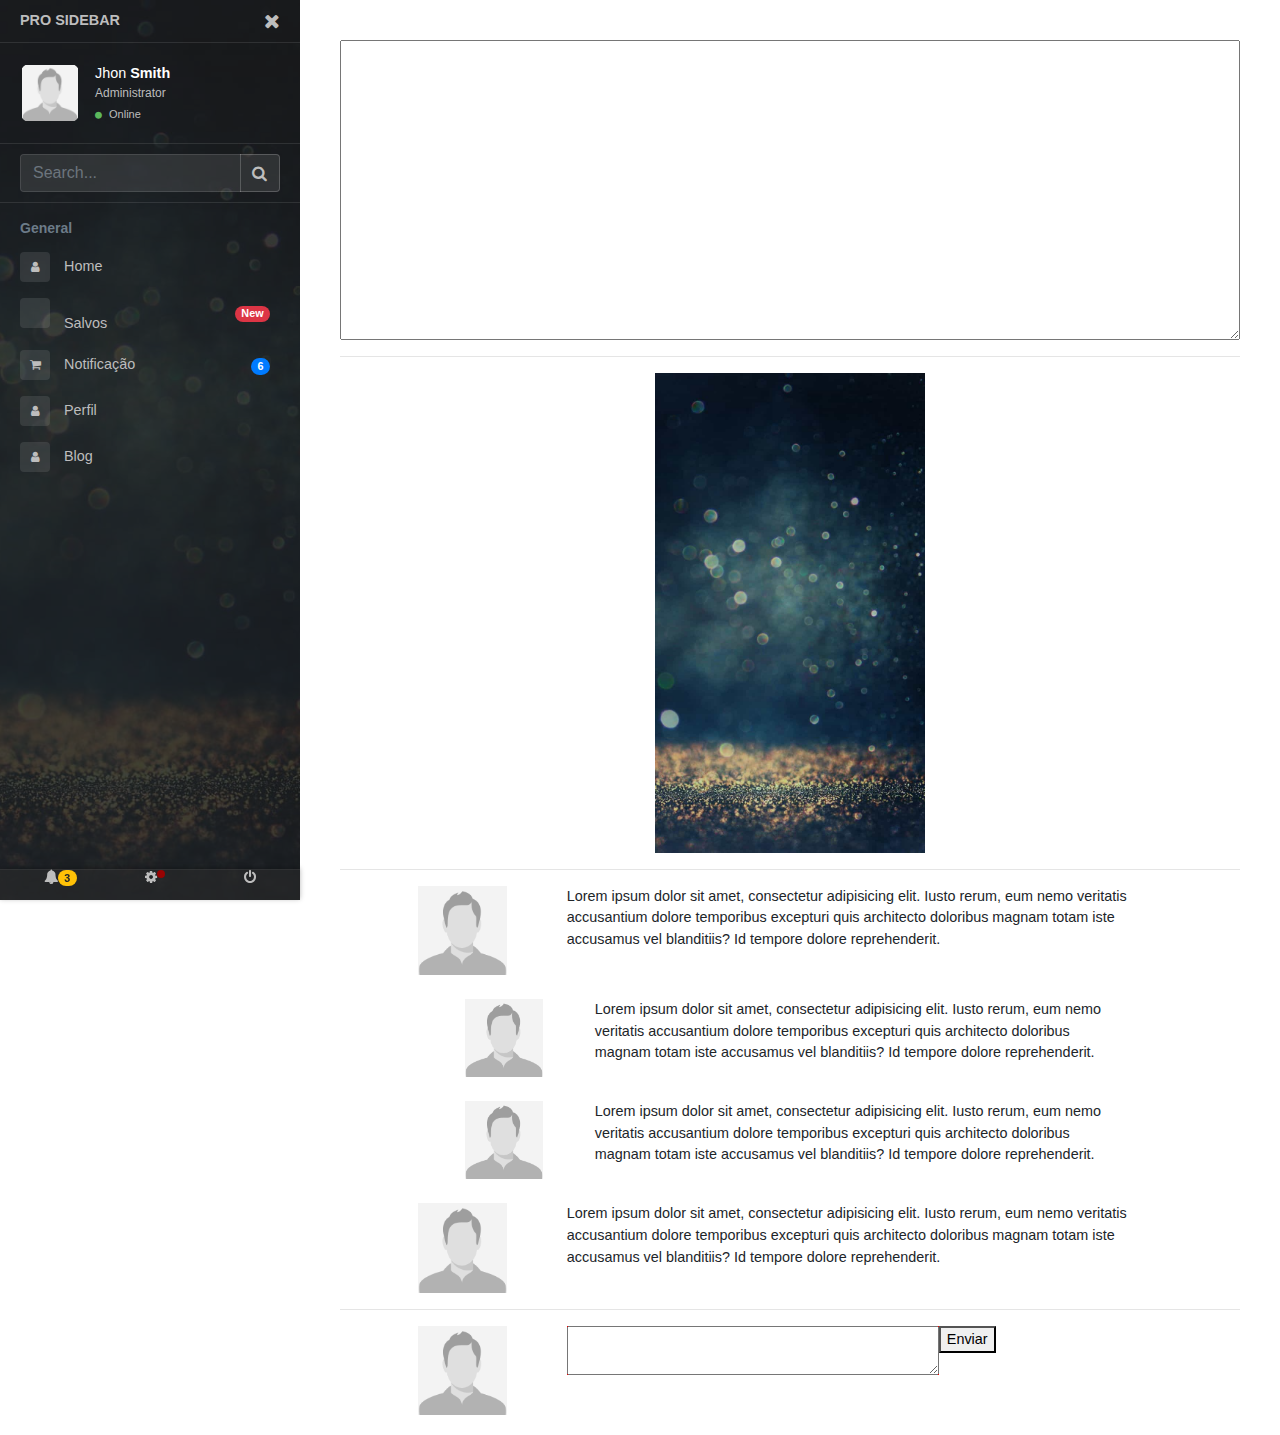
<file: index.html>
<html lang="pt-br">

<head>
    <meta charset="utf-8">
    <meta http-equiv="X-UA-Compatible" content="IE=edge">
    <meta name="viewport" content="width=device-width, initial-scale=1">
    <meta name="description" content="Responsive sidebar template with sliding effect and dropdown menu based on bootstrap 3">
    <title></title>

    <link rel="stylesheet" href="lib/bootstrap/css/bootstrap.css">
    <link rel="stylesheet" href="lib/font-awesome/css/font-awesome.min.css">
    <link rel="stylesheet" href="assets/css/style.css">


    <link rel="stylesheet" href="assets/css/custom.css">
    <link rel="stylesheet" href="assets/css/custom-themes.css">
    <link rel="shortcut icon" type="image/png" href="assets/img/favicon.png" />
</head>

<body>



    <div class="page-wrapper chiller-theme sidebar-bg bg1 toggled">
        <a id="show-sidebar" class="btn btn-sm btn-dark" href="#">
            <i class="fa fa-bars"></i>
        </a>


        <nav id="sidebar" class="sidebar-wrapper">
            <div class="sidebar-content">
                <div class="sidebar-brand">
                    <a href="index.html">pro sidebar</a>
                    <div id="close-sidebar">
                        <i class="fa fa-times"></i>
                    </div>
                </div>
                <div class="sidebar-header">
                    <div class="user-pic">
                        <img class="img-responsive img-rounded" src="assets/img/user.jpg" alt="User picture">
                    </div>
                    <div class="user-info">
                        <span class="user-name">Jhon
                            <strong>Smith</strong>
                        </span>
                        <span class="user-role">Administrator</span>
                        <span class="user-status">
                            <i class="fa fa-circle"></i>
                            <span>Online</span>
                        </span>
                    </div>
                </div>
                <!-- sidebar-header  -->
                <div class="sidebar-search">
                    <div>
                        <div class="input-group">
                            <input type="text" class="form-control search-menu" placeholder="Search...">
                            <div class="input-group-append">
                                <span class="input-group-text">
                                    <i class="fa fa-search" aria-hidden="true"></i>
                                </span>
                            </div>
                        </div>
                    </div>
                </div>
                <!-- sidebar-search  -->
                <div class="sidebar-menu">
                    <ul>
                        <li class="header-menu">
                            <span>General</span>
                        </li>
                        <li class="sidebar-dropdown">
                            <a href="index.html">
                                <i class="fa fa-user"></i>
                                <span>Home</span>
                            </a>
                        </li>
                        <li class="sidebar-dropdown">
                            <a href="#">
                                <i class="fa fa-tachometer-alt"></i>
                                <span>Salvos</span>
                                <span class="badge badge-pill badge-danger">New</span>
                            </a>
                            <div class="sidebar-submenu">
                                <ul>
                                    <li><a href="#">Salvos<span class="badge badge-pill badge-success">- 1</span></a></li>
                                    <li><a href="#">Salvos<span class="badge badge-pill badge-success">- 2</span></a></li>
                                    <li><a href="#">Salvos<span class="badge badge-pill badge-success">- 3</span></a></li>
                                    <li><a href="#">Salvos<span class="badge badge-pill badge-success">- 4</span></a></li>
                                    <li><a href="#">Salvos<span class="badge badge-pill badge-success">- 5</span></a></li>
                                    <li><a href="#">Salvos<span class="badge badge-pill badge-success">- 6</span></a></li>
                                   <li class="verTudo"><a href="salvos.html">VER TODAS SALVAS</a></li>
                                    
                                </ul>
                            </div>
                        </li>
                        <li class="sidebar-dropdown">
                            <a href="#">
                                <i class="fa fa-shopping-cart"></i>
                                <span>Notificação</span>
                                <span class="badge badge-pill badge-primary">6</span>
                            </a>
                            <div class="sidebar-submenu">
                                <ul>
                                    <li><a href="#">Notificação - 1</a></li>
                                    <li><a href="#">Notificação - 2</a></li>
                                    <li><a href="#">Notificação - 3</a></li>
                                    <li><a href="#">Notificação - 4</a></li>
                                    <li><a href="#">Notificação - 5</a></li>
                                    <li><a href="#">Notificação - 6</a></li>
                                    <li class="verTudo"><a href="notificacao.html">VER TODAS NOTIFICAÇÕES</a></li>
                                    
                                </ul>
                            </div>
                        </li>

                        <li class="sidebar-dropdown">
                            <a href="perfil.html">
                                <i class="fa fa-user"></i>
                                <span>Perfil</span>
                            </a>
                        </li>
                        
                        <li class="sidebar-dropdown">
                            <a href="blog.html">
                                <i class="fa fa-user"></i>
                                <span>Blog</span>
                            </a>
                        </li>
                    </ul>
                </div>
                <!-- sidebar-menu  -->
            </div>
            <!-- sidebar-content  -->
            <div class="sidebar-footer">
                <div class="dropdown">

                    <a href="#" class="" id="dropdownMenuNotification" data-toggle="dropdown" aria-haspopup="true" aria-expanded="false">
                        <i class="fa fa-bell"></i>
                        <span class="badge badge-pill badge-warning notification">3</span>
                    </a>
                    <div class="dropdown-menu notifications" aria-labelledby="dropdownMenuMessage">
                        <div class="notifications-header">
                            <i class="fa fa-bell"></i> Notifications
                        </div>
                        <div class="dropdown-divider"></div>
                        <a class="dropdown-item" href="#">
                            <div class="notification-content">
                                <div class="icon">
                                    <i class="fas fa-check text-success border border-success"></i>
                                </div>
                                <div class="content">
                                    <div class="notification-detail">Lorem ipsum dolor sit amet consectetur adipisicing elit. In totam explicabo</div>
                                    <div class="notification-time">
                                        6 minutes ago
                                    </div>
                                </div>
                            </div>
                        </a>
                        <a class="dropdown-item" href="#">
                            <div class="notification-content">
                                <div class="icon">
                                    <i class="fas fa-exclamation text-info border border-info"></i>
                                </div>
                                <div class="content">
                                    <div class="notification-detail">Lorem ipsum dolor sit amet consectetur adipisicing elit. In totam explicabo</div>
                                    <div class="notification-time">
                                        Today
                                    </div>
                                </div>
                            </div>
                        </a>
                        <a class="dropdown-item" href="#">
                            <div class="notification-content">
                                <div class="icon">
                                    <i class="fas fa-exclamation-triangle text-warning border border-warning"></i>
                                </div>
                                <div class="content">
                                    <div class="notification-detail">Lorem ipsum dolor sit amet consectetur adipisicing elit. In totam explicabo</div>
                                    <div class="notification-time">
                                        Yesterday
                                    </div>
                                </div>
                            </div>
                        </a>
                        <div class="dropdown-divider"></div>
                        <a class="dropdown-item text-center" href="#">View all notifications</a>
                    </div>
                </div>


                <div class="dropdown">
                    <a href="#" class="" id="dropdownMenuMessage" data-toggle="dropdown" aria-haspopup="true" aria-expanded="false">
                        <i class="fa fa-cog"></i>
                        <span class="badge-sonar"></span>
                    </a>
                    <div class="dropdown-menu" aria-labelledby="dropdownMenuMessage">
                        <a class="dropdown-item" href="#">My profile</a>
                        <a class="dropdown-item" href="#">Help</a>
                        <a class="dropdown-item" href="#">Setting</a>
                    </div>
                </div>
                <div>
                    <a href="#">
                        <i class="fa fa-power-off"></i>
                    </a>
                </div>
            </div>
        </nav>

        <!-- sidebar-wrapper  -->
        <main class="page-content">
            <div class="container-fluid">
                <div class="container">
                    <div class="col-12-md">
                        <div class="row">
                            <textarea name="" id="" cols="30" class="caixaPublicacao">
                    
                </textarea>
                        </div>
                    </div>
                </div>
                <hr>

                <div class="post">
                    <img src="assets/img/bg1.jpg" alt="">
                </div>
                <hr>

                <div class="row">
                    <div class="caixaComentario">
                        <div class="fotoPerfilComentario">
                            <img src="assets/img/user.jpg" alt="">
                        </div>
                        <div class="comentario">
                            <p>Lorem ipsum dolor sit amet, consectetur adipisicing elit. Iusto rerum, eum nemo veritatis accusantium dolore temporibus excepturi quis architecto doloribus magnam totam iste accusamus vel blanditiis? Id tempore dolore reprehenderit.</p>
                        </div>

                    </div>
                </div>
                <div class="row my-4">
                    <div class="caixaComentarioDoComentario">
                        <div class="fotoPerfilComentario">
                            <img src="assets/img/user.jpg" alt="">
                        </div>
                        <div class="comentario">
                            <p>Lorem ipsum dolor sit amet, consectetur adipisicing elit. Iusto rerum, eum nemo veritatis accusantium dolore temporibus excepturi quis architecto doloribus magnam totam iste accusamus vel blanditiis? Id tempore dolore reprehenderit.</p>
                        </div>

                    </div>
                </div>

                <div class="row my-4">
                    <div class="caixaComentarioDoComentario">
                        <div class="fotoPerfilComentario">
                            <img src="assets/img/user.jpg" alt="">
                        </div>
                        <div class="comentario">
                            <p>Lorem ipsum dolor sit amet, consectetur adipisicing elit. Iusto rerum, eum nemo veritatis accusantium dolore temporibus excepturi quis architecto doloribus magnam totam iste accusamus vel blanditiis? Id tempore dolore reprehenderit.</p>
                        </div>

                    </div>
                </div>

                <div class="row">
                    <div class="caixaComentario">
                        <div class="fotoPerfilComentario">
                            <img src="assets/img/user.jpg" alt="">
                        </div>
                        <div class="comentario">
                            <p>Lorem ipsum dolor sit amet, consectetur adipisicing elit. Iusto rerum, eum nemo veritatis accusantium dolore temporibus excepturi quis architecto doloribus magnam totam iste accusamus vel blanditiis? Id tempore dolore reprehenderit.</p>
                        </div>

                    </div>
                </div>
                <hr>
                <div class="row">
                    <div class="caixaComentario">
                        <div class="fotoPerfilComentario">
                            <img src="assets/img/user.jpg" alt="">
                        </div>
                        <div class="comentarioCaixa">
                            <textarea name="" id="" ></textarea>
                        </div>
                        
                        <div class="comentarioCaixaBtn">
                            <button>Enviar</button>
                        </div>

                    </div>
                </div>
                
                



            </div>
        </main>
        <!-- page-content" -->
    </div>

    <script src="lib/bootstrap/js/bootstrap.min.js"></script>
    <script src="lib/jquery/jquery.min.js"></script>

    <script src="assets/js/custom.js"></script>
</body>

</html>
</file>
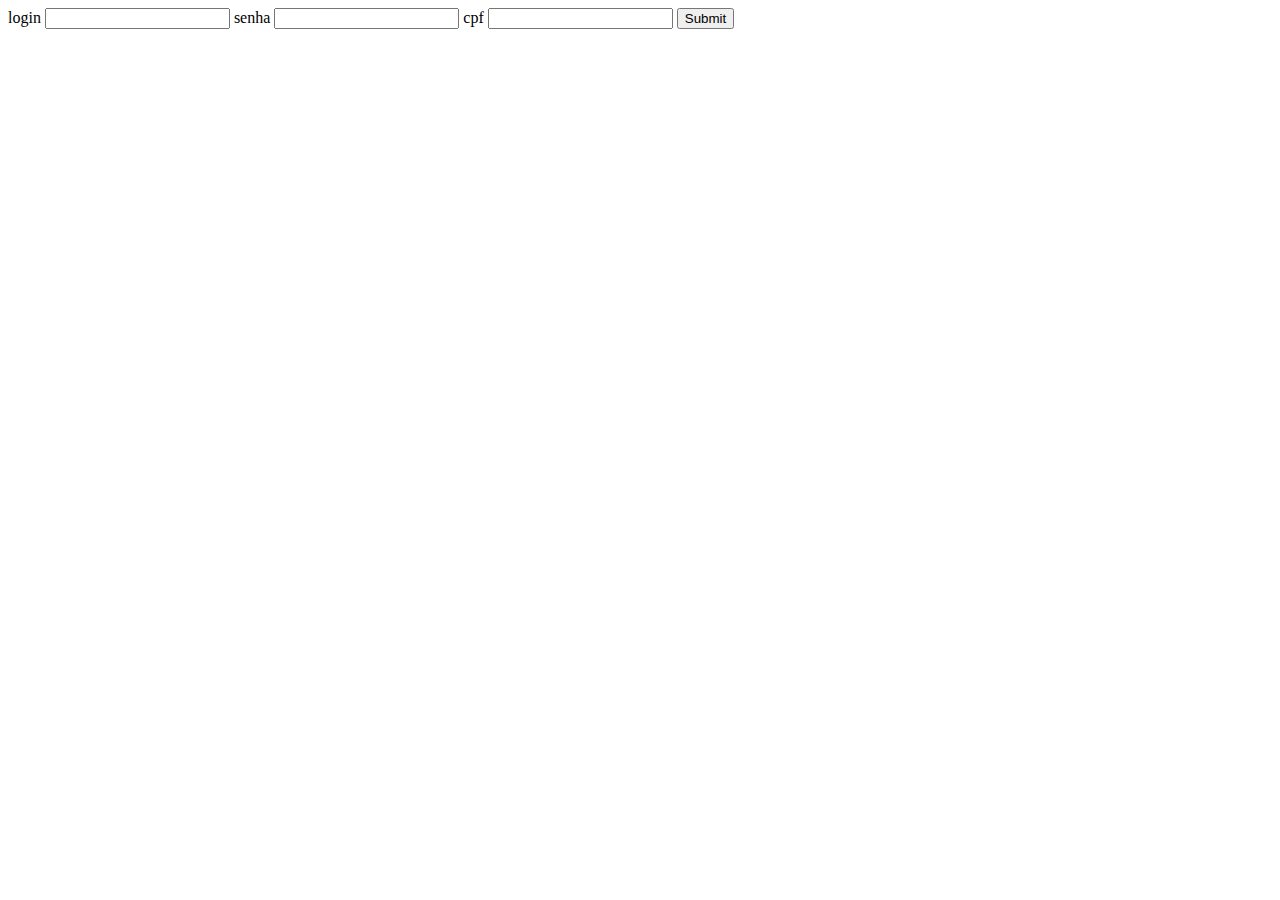
<file: cadastro.html>
<!DOCTYPE html>
<html>
<head>
	<title>login</title>
</head>
<body>

<form action="telaDeCadastro.php" method="post"> 
<label>login</label>
<input type="text" name="loginCadastro">
<label>senha</label>
<input type="password" name="senhaCadastro">
<label>cpf</label>
<input type="text" name="cpfCadastro">
<input type="submit" name="enviar">

</form>
	
</body>
</html>
</file>
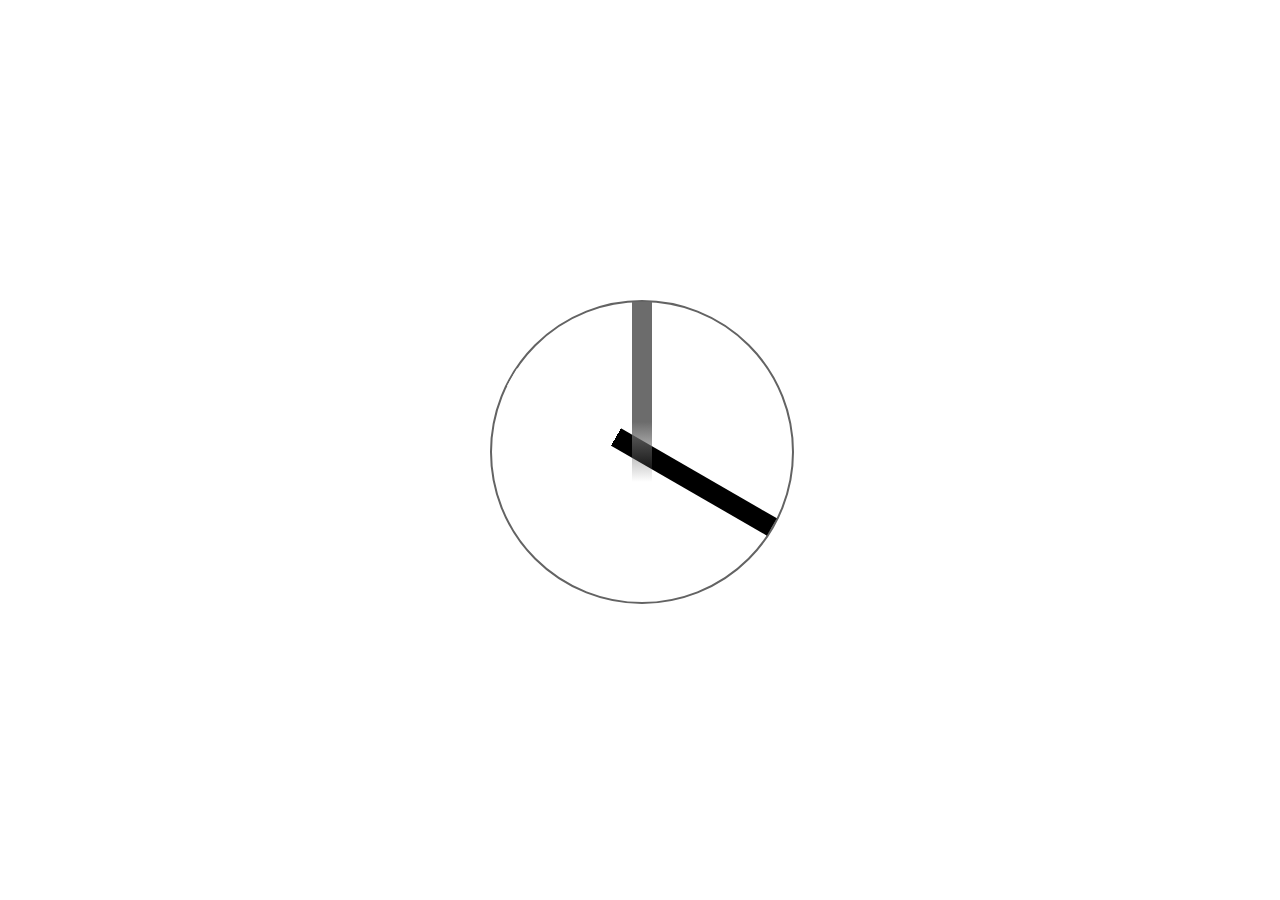
<file: licaoSidnei.html>
<html>
<style>
Div{
position: absolute;
width: 300px;
height: 300px;
border: 2px solid #636363;
border-radius: 50%;
margin: -150px;
left: 50%;
top: 50%;

}
SPAN{
position: absolute;
width: 20px;
height: 300px;
left: 140px;
background-color: #000000;


}

#objHora{
background: linear-gradient(#000000 60%, #ffffff 50%);
    }
#objMinuto{
background: linear-gradient(#6c6c6c 40%, rgba(0,0,0,0) 60%);
}
#objSegundo{
background: linear-gradient(#000000 10%, #ffffff 30%);
width: 4%;

</style>

<body>
<div>
<span id="objHora"></span>
<span id="objMinuto"></span>

</div>
</body>
<script>
function fnRetornaHora(nValor){
return nValor * 30;
}
function fnRetornaMinuto(nValor){
return nValor * 6;
}

var datinha = new Date();

	window.onload = function () {
		setTimeout('location.reload();', 20000);
}

	setInterval(function () { document.getElementById('objHora').style.transform
		='rotate('+fnRetornaHora(datinha.getHours()) + 'deg)';}, 0);

	setInterval(function(){document.getElementById('objMinuto').style.transform
			='rotate('+fnRetornaMinuto(datinha.getMinutes()) + 'deg)';}, 0);



</script>
</html>
</file>
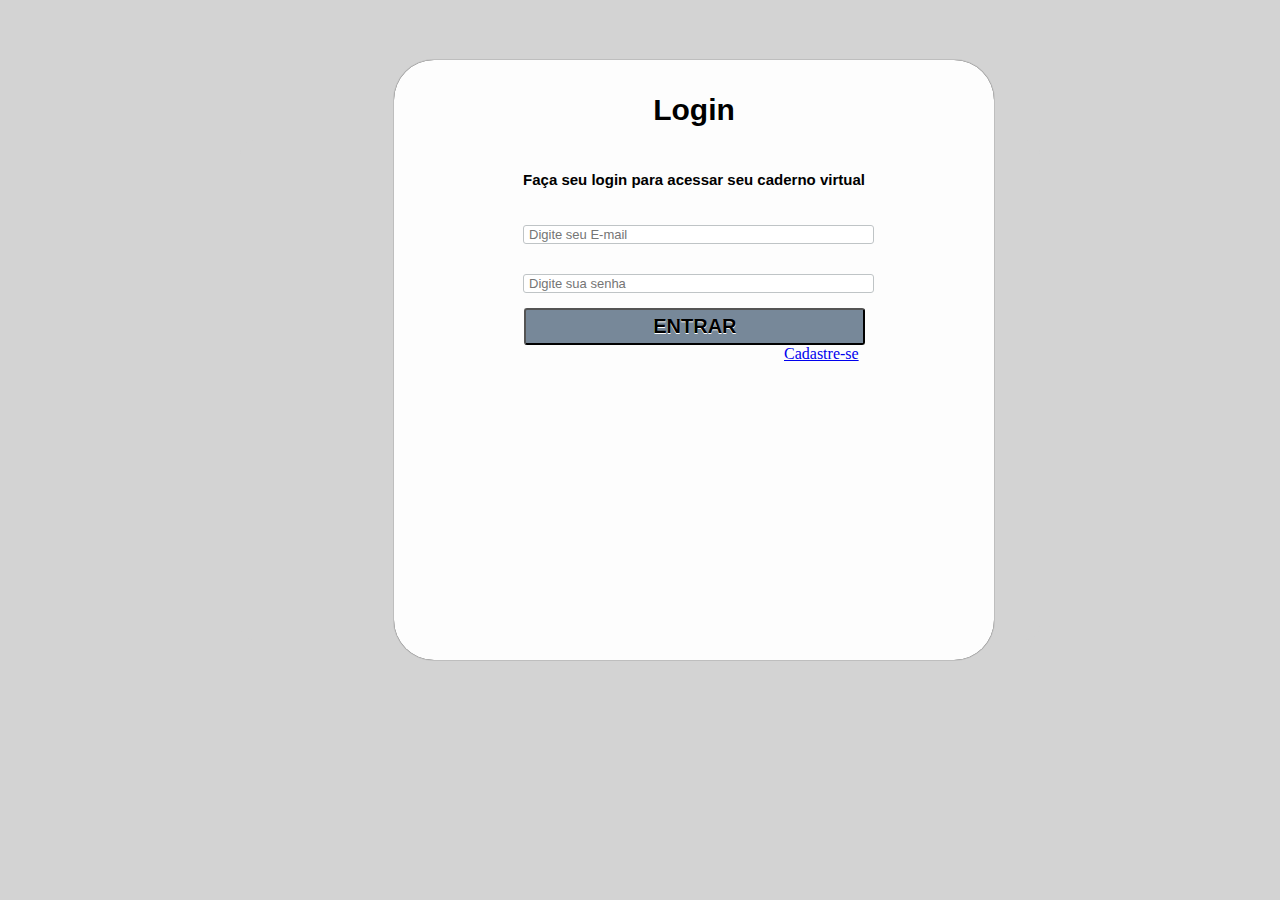
<file: login.html>
<!DOCTYPE html>
<html>

    <style>
        body{
                background-color: #D3D3D3;
            }
            #login-box{
                background-color: #D3D3D3;
                width: 800px;
                height: 500px;
                margin: 140px auto 0px;
                border-radius: 15px;
            }
            #login-box-interno{
                width: 600px;
                top:50px;
                left: 30%;
                height: 600px;
                background-color: #fdfdfd;
                position: absolute;
                margin: 10px;
                border-radius: 40px;
                box-shadow: 0px 0px 1px ;
                overflow: hidden;
            }
            #login-box-label{

                height: 40px;
                text-align:center;
                font: bold 30px/40px sans-serif;
                border-top-left-radius: 5px;
                border-top-right-radius: 5px;


                color:black;
                text-shadow: 1px 0px 1px white;
            }
            .input-div{
                margin: 5px;
                padding: 10px;

                border-radius: 3px;
            }
            .input-div input{
                width: 310px;
                height: 35px;
                padding-left: 5px;
                font: normal 13px sans-serif ;
                color: #000;
                border-radius: 3px;
                border:1px solid #bfc4c6;
                outline: none;
            }
            #input-senha {
                margin-top:10px;

            }
            #botoes{
                width: 310px;
                margin-left: 25px;

            }
            #botao{
             }
            .botaologin{
            text-shadow: 0px 1px 0px white;
            border-radius: 3px;
            padding: 5px 15px;
            font: bold 20px sans-serif;
            background-color: #778899;
            position: relative;
            width: 110%;
            height: 8%;
            position: relative;
            left: 34%;
            }
            #login-box-label1{
                height: 27px;
                text-align:center;
                font: bold 18px/45px sans-serif;
                color:#555555;
            }
            #login-box-label2{
                height: 20px;
                text-align:center;
                font: bold 18px/45px sans-serif;
                color:#555555;
                margin-top:-20px;
            }
        #texto{
                height: 40px;
                text-align:center;
                font: bold 15px/40px sans-serif;
                border-top-left-radius: 5px;
                border-top-right-radius: 5px;
        }
       #senha{
            left: 20%;
            position: relative;
            width: 60%;
            height: 8%;
        }
        #e-mail{
            left: 20%;
            position: relative;
            width: 60%;
            height: 8%;
        }

    </style>
    <head>
    <meta charset="utf-8">
    <title class="login-title">
        Login
    </title>
    </head>
    <body>
    	<form action="telaDeLogin.php" method="POST">
        <div id="login-box">
            <div id="login-box-interno">
                <h3 id="login-box-label">Login </h3>
                <p id="texto"> Faça seu login para acessar seu caderno virtual</p>
                <div class="input-div" id="input-usuario">
                    <input type="text" id="e-mail" placeholder="Digite seu E-mail" value="" name="login"/>
                </div>

                <div class="input-div" id="input-senha">
                    <input id="senha" type="password" placeholder="Digite sua senha" value="" name="senha"/>
                </div>
                <div id="botoes">
                    <div  id="botao">
                        <input class="botaologin" type="submit" value="ENTRAR">
                    </div>

                </div>
                <a style="position: relative; left: 65%; " href="cadastro.html" >Cadastre-se </a>
            </div>
        </div>
	</form>
    </body>
</html>
</file>
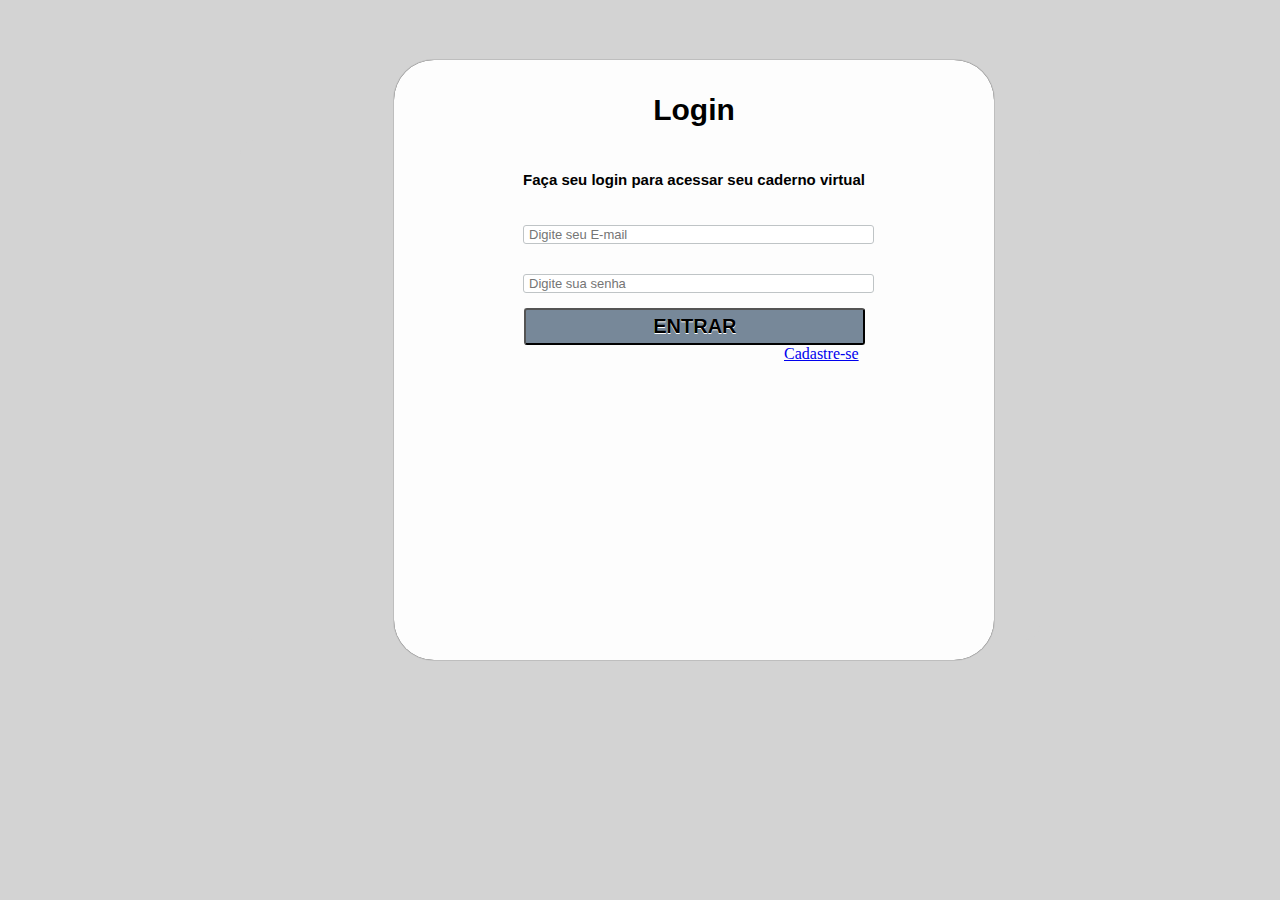
<file: ilearn-layout/login.html>
<!DOCTYPE html>
<html>

    <style>
        body{
                background-color: #D3D3D3;
            }
            #login-box{
                background-color: #D3D3D3;
                width: 800px;
                height: 500px;
                margin: 140px auto 0px;
                border-radius: 15px;
            }
            #login-box-interno{
                width: 600px;
                top:50px;
                left: 30%;
                height: 600px;
                background-color: #fdfdfd;
                position: absolute;
                margin: 10px;
                border-radius: 40px;
                box-shadow: 0px 0px 1px ;
                overflow: hidden;
            }
            #login-box-label{

                height: 40px;
                text-align:center;
                font: bold 30px/40px sans-serif;
                border-top-left-radius: 5px;
                border-top-right-radius: 5px;


                color:black;
                text-shadow: 1px 0px 1px white;
            }
            .input-div{
                margin: 5px;
                padding: 10px;

                border-radius: 3px;
            }
            .input-div input{
                width: 310px;
                height: 35px;
                padding-left: 5px;
                font: normal 13px sans-serif ;
                color: #000;
                border-radius: 3px;
                border:1px solid #bfc4c6;
                outline: none;
            }
            #input-senha {
                margin-top:10px;

            }
            #botoes{
                width: 310px;
                margin-left: 25px;

            }
            #botao{
             }
            .botaologin{
            text-shadow: 0px 1px 0px white;
            border-radius: 3px;
            padding: 5px 15px;
            font: bold 20px sans-serif;
            background-color: #778899;
            position: relative;
            width: 110%;
            height: 8%;
            position: relative;
            left: 34%;
            }
            #login-box-label1{
                height: 27px;
                text-align:center;
                font: bold 18px/45px sans-serif;
                color:#555555;
            }
            #login-box-label2{
                height: 20px;
                text-align:center;
                font: bold 18px/45px sans-serif;
                color:#555555;
                margin-top:-20px;
            }
        #texto{
                height: 40px;
                text-align:center;
                font: bold 15px/40px sans-serif;
                border-top-left-radius: 5px;
                border-top-right-radius: 5px;
        }
       #senha{
            left: 20%;
            position: relative;
            width: 60%;
            height: 8%;
        }
        #e-mail{
            left: 20%;
            position: relative;
            width: 60%;
            height: 8%;
        }

    </style>
    <head>
    <meta charset="utf-8">
    <title class="login-title">
        Login
    </title>
    </head>
    <body>
    	<form action="#" method="POST">
        <div id="login-box">
            <div id="login-box-interno">
                <h3 id="login-box-label">Login </h3>
                <p id="texto"> Faça seu login para acessar seu caderno virtual</p>
                <div class="input-div" id="input-usuario">
                    <input type="text" id="e-mail" placeholder="Digite seu E-mail" value="" name="login"/>
                </div>

                <div class="input-div" id="input-senha">
                    <input id="senha" type="password" placeholder="Digite sua senha" value="" name="senha"/>
                </div>
                <div id="botoes">
                    <div  id="botao">
                        <input class="botaologin" type="submit" value="ENTRAR">
                    </div>

                </div>
                <a style="position: relative; left: 65%; " href="telaCadastro.php" >Cadastre-se </a>
            </div>
        </div>
	</form>
    </body>
</html>
</file>
<file: assets/css/style.css>
::-webkit-scrollbar {
  width: 10px;
  height: 10px;
  -webkit-border-radius: 16px;
}

::-webkit-scrollbar-track-piece {
  background-color: #d3cfcf;
  -webkit-border-radius: 3px;
}

::-webkit-scrollbar-thumb:vertical {
  height: 5px;
  background-color: #666;
  -webkit-border-radius: 3px;
}

::-webkit-scrollbar-thumb:horizontal {
  width: 5px;
  background-color: #666;
  -webkit-border-radius: 3px;
}


.titulo{
    text-align: center;
}
.titulo h1{
    border-bottom: 2px solid black;
    width:  30%;
    margin: 0 auto 30px auto;
}

.verTudo{
    background: rgba(255, 0, 0, 0.39);
}


/*   INDEX  */

.caixaPublicacao{
    width: 100%;
    height: 300px;    
/*    margin-top: 50px;*/
}

.caixaComentario{
    width: 80%;
    margin: 0 auto;
}

.fotoPerfilComentario{
    width: 20%;
    float: left;
}

.fotoPerfilComentario img{
    width: 60%;
    margin: 0 auto;
}
.comentario{
    width: 80%;
    float: left;
}

.comentario p{
    float: left;
    margin: 0 auto;
}

.caixaComentarioDoComentario{
    width: 70%;
    margin: 0 auto;
}

.menu{
/*
    background: #343a40;
    top: 0;
    left: 0;
    position: fixed;
*/
    
}

.post{
    width: 100%;
    text-align: center;
}

.post img{
    width: 30%;
}

.comentarioCaixa{
    width: 50%;
    float: left;
    background: red;
}

.comentarioCaixa textarea{
    float: left;
    margin: 0 auto;
    width: 100%;
}

.comentarioCaixaBtn {
    width: 20%;
    float: left;
}

.comentarioCaixaBtn button{
    float: left;
    margin: 0 auto;
/*    width: 100%;*/
}


/*   PERFIL */


.bannerUser{
    width: 100%;
    height: 200px;
}

.bannerUser img{
    width: 100%;
    height: 200px;
}

.fotoUser{
    width: 30%;
    position: relative;
    top: -50px;
    left: 50px;
}

.fotoUser img{
    width: 40%;
}

.caixaInformacaoUsuario{
    width: 90%;
    height: 200px;
    margin: 0 auto;
    background: red;
}

/*  NOTIFICACAO */

.caixaNotificacao{
    width:100%;
}

.linhaNotificacao{
    width:70%;
    margin: 0 auto;
    text-align: center;
}
.linhaNotificacao p{
   margin: 20px auto;
}
</file>
<file: assets/css/custom.css>
@keyframes swing {
    0% {
        transform: rotate(0deg);
    }
    10% {
        transform: rotate(10deg);
    }
    30% {
        transform: rotate(0deg);
    }
    40% {
        transform: rotate(-10deg);
    }
    50% {
        transform: rotate(0deg);
    }
    60% {
        transform: rotate(5deg);
    }
    70% {
        transform: rotate(0deg);
    }
    80% {
        transform: rotate(-5deg);
    }
    100% {
        transform: rotate(0deg);
    }
}

@keyframes sonar {
    0% {
        transform: scale(.9);
        opacity: 1;
    }
    100% {
        transform: scale(2);
        opacity: 0;
    }
}

body {
    font-size: .9rem;
}

.page-wrapper .sidebar-wrapper,
.sidebar-wrapper .sidebar-brand>a,
.sidebar-wrapper .sidebar-dropdown>a:after,
.sidebar-wrapper .sidebar-menu .sidebar-dropdown .sidebar-submenu li a:before,
.sidebar-wrapper ul li a i,
.page-wrapper .page-content,
.sidebar-wrapper .sidebar-search input.search-menu,
.sidebar-wrapper .sidebar-search .input-group-text,
.sidebar-wrapper .sidebar-menu ul li a,
.sidebar-b .sidebar-wrapper::before,
#show-sidebar,
#close-sidebar {
    -webkit-transition: all .3s ease;
    -moz-transition: all .3s ease;
    -ms-transition: all .3s ease;
    -o-transition: all .3s ease;
    transition: all .3s ease;
}

/*----------------page-wrapper----------------*/

.page-wrapper {
    height: 100vh;
}

.page-wrapper .theme {
    width: 40px;
    height: 40px;
    display: inline-block;
    border-radius: 4px;
    margin: 2px;
    background-size: cover;
}
.page-wrapper .theme.selected {
    border:2px solid #00c7ff;
}

.page-wrapper .theme.chiller-theme {
    background: #1d1d1d;
}

.page-wrapper .theme.ice-theme {
    background: #2B3A42;
}

.page-wrapper .theme.light-theme {
    background: #F1F0ED;
}

.page-wrapper .theme.light-themes {
    background: red;
}

.page-wrapper .theme.cool-theme {
    background: #38373D;
}

.page-wrapper .theme.green-theme {
    background: #2C5E2E;
}

.page-wrapper .theme.spicy-theme {
    background: #8E2800;
}

.page-wrapper .theme.purple-theme {
    background: #372049;
}

[data-bg="bg1"] {
    background-image: url(../img/bg1.jpg);
}

[data-bg="bg2"] {
    background-image: url(../img/bg2.jpg);
}

[data-bg="bg3"] {
    background-image: url(../img/bg3.jpg);
}
[data-bg="bg4"] {
    background-image: url(../img/bg4.jpg);
}
[data-bg="bg5"] {
    background-image: url(../img/user.jpg);
}


/*----------------toggeled sidebar----------------*/

.page-wrapper.toggled .sidebar-wrapper {
    left: 0px;
}

@media screen and (min-width: 768px) {
    .page-wrapper.toggled .page-content {
        padding-left: 300px;
    }
}

/*----------------show sidebar button----------------*/

#show-sidebar {
    position: fixed;
    left: 0;
    top: 10px;
    border-radius: 0 4px 4px 0px;
    width: 35px;
    transition-delay: .3s;
}

.page-wrapper.toggled #show-sidebar {
    left: -40px;
}

/*----------------sidebar-wrapper----------------*/

.sidebar-wrapper {
/*    width: 35%;*/
    width: 300px;
    height: 100%;
    max-height: 100%;
    position: fixed;
    top: 0;
    left: -300px;
    z-index: 999;
}

.sidebar-wrapper ul {
    list-style-type: none;
    padding: 0;
    margin: 0;
}

.sidebar-wrapper a {
    text-decoration: none;
}
/*----------------sidebar background style-------------*/

.sidebar-bg .sidebar-wrapper{
    background-size: cover;
    background-position: center;
    background-repeat: no-repeat;
}
.sidebar-bg .sidebar-wrapper::before {
    content: '';
    position: absolute;
    top: 0;
    right: 0;
    bottom: 0;
    left: 0;
}

/*----------sidebar background images --------------*/

.sidebar-bg.bg1 .sidebar-wrapper{
    background-image: url(../img/bg1.jpg);
}
.sidebar-bg.bg2 .sidebar-wrapper{
    background-image: url(../img/bg2.jpg);
}
.sidebar-bg.bg3 .sidebar-wrapper{
    background-image: url(../img/bg3.jpg);
}
.sidebar-bg.bg4 .sidebar-wrapper{
    background-image: url(../img/bg4.jpg);
}
.sidebar-bg.bg5 .sidebar-wrapper{
    background-image: url(../img/user.jpg);
}

/*----------------sidebar-content----------------*/

.sidebar-content {
    max-height: calc(100% - 30px);
    height: calc(100% - 30px);
    overflow-y: scroll;
    position: relative;
}

.sidebar-content.desktop {
    overflow-y: hidden;
}

/*--------------------sidebar-brand----------------------*/

.sidebar-wrapper .sidebar-brand {
    padding: 10px 20px;
    display: flex;
    align-items: center;
}

.sidebar-wrapper .sidebar-brand>a {
    text-transform: uppercase;
    font-weight: bold;
    flex-grow: 1;
}

.sidebar-wrapper .sidebar-brand #close-sidebar {
    cursor: pointer;
    font-size: 20px;
}

/*--------------------sidebar-header----------------------*/

.sidebar-wrapper .sidebar-header {
    padding: 20px;
    overflow: hidden;
}

.sidebar-wrapper .sidebar-header .user-pic {
    float: left;
    width: 60px;
    padding: 2px;
    border-radius: 12px;
    margin-right: 15px;
    overflow: hidden;
}

.sidebar-wrapper .sidebar-header .user-pic img {
    object-fit: cover;
/*    height: 100%;*/
    width: 100%;
}

.sidebar-wrapper .sidebar-header .user-info {
    float: left;
}

.sidebar-wrapper .sidebar-header .user-info>span {
    display: block;
}

.sidebar-wrapper .sidebar-header .user-info .user-role {
    font-size: 12px;
}

.sidebar-wrapper .sidebar-header .user-info .user-status {
    font-size: 11px;
    margin-top: 4px;
}

.sidebar-wrapper .sidebar-header .user-info .user-status i {
    font-size: 8px;
    margin-right: 4px;
    color: #5cb85c;
}

/*-----------------------sidebar-search------------------------*/

.sidebar-wrapper .sidebar-search>div {
    padding: 10px 20px;
}

.sidebar-wrapper .sidebar-search .input-group-append .input-group-text{
    border-left: 0;
}

/*----------------------sidebar-menu-------------------------*/

.sidebar-wrapper .sidebar-menu {
    padding-bottom: 10px;
}

.sidebar-wrapper .sidebar-menu .header-menu span {
    font-weight: bold;
    font-size: 14px;
    padding: 15px 20px 5px 20px;
    display: inline-block;
}

.sidebar-wrapper .sidebar-menu ul li a {
    display: inline-block;
    width: 100%;
    text-decoration: none;
    position: relative;
    padding: 8px 30px 8px 20px;
}

.sidebar-wrapper .sidebar-menu ul li a i {
    margin-right: 10px;
    font-size: 12px;
    width: 30px;
    height: 30px;
    line-height: 30px;
    text-align: center;
    border-radius: 4px;
}

.sidebar-wrapper .sidebar-menu ul li a:hover>i::before {
    display: inline-block;
    animation: swing ease-in-out .5s 1 alternate;
}

.sidebar-wrapper .sidebar-menu .sidebar-dropdown>a:after {
    font-family: "Font Awesome 5 Free";
    font-weight: 900;
    content: "\f105";
    display: inline-block;
    font-style: normal;
    font-variant: normal;
    text-rendering: auto;
    -webkit-font-smoothing: antialiased;
    -moz-osx-font-smoothing: grayscale;
    text-align: center;
    background: 0 0;
    position: absolute;
    right: 15px;
    top: 14px;
}

.sidebar-wrapper .sidebar-menu .sidebar-dropdown .sidebar-submenu ul {
    padding: 5px 0;
}

.sidebar-wrapper .sidebar-menu .sidebar-dropdown .sidebar-submenu li {
    padding-left: 25px;
    font-size: 13px;
}

.sidebar-wrapper .sidebar-menu .sidebar-dropdown .sidebar-submenu li a:before {
    content: "\f111";
    font-family: "Font Awesome 5 Free";
    font-weight: 400;
    font-style: normal;
    display: inline-block;
    text-align: center;
    text-decoration: none;
    -webkit-font-smoothing: antialiased;
    -moz-osx-font-smoothing: grayscale;
    margin-right: 10px;
    font-size: 8px;
}

.sidebar-wrapper .sidebar-menu ul li a span.label,
.sidebar-wrapper .sidebar-menu ul li a span.badge {
    float: right;
    margin-top: 8px;
    margin-left: 5px;
}

.sidebar-wrapper .sidebar-menu .sidebar-dropdown .sidebar-submenu li a .badge,
.sidebar-wrapper .sidebar-menu .sidebar-dropdown .sidebar-submenu li a .label {
    float: right;
    margin-top: 0px;
}

.sidebar-wrapper .sidebar-menu .sidebar-submenu {
    display: none;
}

.sidebar-wrapper .sidebar-menu .sidebar-dropdown.active>a:after {
    transform: rotate(90deg);
    right: 17px;
}

/*--------------------------side-footer------------------------------*/

.sidebar-footer {
    position: absolute;
    width: 100%;
    bottom: 0;
    display: flex;
}

.sidebar-footer>div {
    flex-grow: 1;
    text-align: center;
    height: 30px;
    line-height: 30px;
    position: static;
    display: flex;
}

.sidebar-footer .dropdown-menu {
    bottom: 31px;
    left: 0 !important;
    top: initial !important;
    right: 0;
    transform: none!important;
    border-bottom-left-radius: 0;
    border-bottom-right-radius: 0;
    font-size: .9rem;
}

.sidebar-footer>div>a {
    flex-grow: 1;
}

.sidebar-footer>div a .notification {
    position: absolute;
    top: 0;
}

.badge-sonar {
    display: inline-block;
    background: #980303;
    border-radius: 50%;
    height: 8px;
    width: 8px;
    position: absolute;
    top: 0;
}

.badge-sonar:after {
    content: '';
    position: absolute;
    top: 0;
    left: 0;
    border: 2px solid #980303;
    opacity: 0;
    border-radius: 50%;
    width: 100%;
    height: 100%;
    animation: sonar 1.5s infinite;
}


.sidebar-footer .messages .dropdown-item,
.sidebar-footer .notifications .dropdown-item{
    padding: .25rem 1rem;
}
.sidebar-footer .messages .messages-header,
.sidebar-footer .notifications .notifications-header{
    padding: 0 1rem;
}
.sidebar-footer .messages .message-content,
.sidebar-footer .notifications .notification-content{
    display: flex;
}

.sidebar-footer .messages .message-content .pic{
    width: 40px;
    height: 40px;
    border-radius: 4px;
    overflow: hidden;
}
.sidebar-footer .notifications .notification-content .icon{
    width: 40px;
    height: 40px;
}
.sidebar-footer .notifications .notification-content .icon i{
    width: 35px;
    height: 35px;
    text-align: center;
    line-height: 35px;
    border-radius: 4px;
}

.sidebar-footer .messages .message-content .pic img{
    object-fit: cover;
    height: 100%;
}
.sidebar-footer .notifications .notification-content .content,
.sidebar-footer .messages .message-content .content{
    line-height: 1.6;
    padding-left: 5px;
    width: calc(100% - 40px);
}
.sidebar-footer .messages .message-content .content .message-title{
    font-size: 13px;
}

.sidebar-footer .notifications .notification-content .content .notification-time{
    font-size: .7rem;
    color: #828282;
}

.sidebar-footer .notifications .notification-content .content .notification-detail,
.sidebar-footer .messages .message-content .content .message-detail{
    font-size: 12px;
    white-space: nowrap;
    overflow: hidden;
    text-overflow: ellipsis;
}
/*--------------------------page-content-----------------------------*/

.page-wrapper .page-content {
    display: inline-block;
    width: 100%;
    padding-left: 0px;
    padding-top: 20px;
}

.page-wrapper .page-content>div {
    padding: 20px 40px;
}

.page-wrapper .page-content {
    overflow-x: hidden;
}

/*----------------  Scroll bar style   --------------- */

.mCSB_scrollTools {
    width: 6px;
}

.mCSB_inside>.mCSB_container {
    margin-right: 0px;
}
</file>
<file: assets/css/custom-themes.css>
/*-----------------------------chiller-theme-------------------------------------------------*/

.chiller-theme .sidebar-wrapper {
    background-color: #1d1d1d;
}

.chiller-theme .sidebar-wrapper .sidebar-header,
.chiller-theme .sidebar-wrapper .sidebar-search,
.chiller-theme .sidebar-wrapper .sidebar-menu {
    border-top: 1px solid #2b2b2b;
}

.chiller-theme .sidebar-wrapper .sidebar-search input.search-menu,
.chiller-theme .sidebar-wrapper .sidebar-search .input-group-text {
    border-color: #2b2b2b;
    box-shadow: none;
}

.chiller-theme .sidebar-wrapper .sidebar-header .user-info .user-role,
.chiller-theme .sidebar-wrapper .sidebar-header .user-info .user-status,
.chiller-theme .sidebar-wrapper .sidebar-search input.search-menu,
.chiller-theme .sidebar-wrapper .sidebar-search .input-group-text,
.chiller-theme .sidebar-wrapper .sidebar-brand>a,
.chiller-theme .sidebar-wrapper .sidebar-menu ul li a,
.chiller-theme .sidebar-footer>div>a {
    color: #bdbdbd;
}

.chiller-theme .sidebar-wrapper .sidebar-menu ul li:hover>a,
.chiller-theme .sidebar-wrapper .sidebar-menu .sidebar-dropdown.active>a,
.chiller-theme .sidebar-wrapper .sidebar-header .user-info,
.chiller-theme .sidebar-wrapper .sidebar-brand>a:hover,
.chiller-theme .sidebar-footer>div>a:hover i {
    color: #ffffff;
}

.page-wrapper.chiller-theme.toggled #close-sidebar {
    color: #bdbdbd;
}

.page-wrapper.chiller-theme.toggled #close-sidebar:hover {
    color: #ffffff;
}

.chiller-theme .sidebar-wrapper ul li:hover a i,
.chiller-theme .sidebar-wrapper .sidebar-dropdown .sidebar-submenu li a:hover:before,
.chiller-theme .sidebar-wrapper .sidebar-search input.search-menu:focus+span,
.chiller-theme .sidebar-wrapper .sidebar-menu .sidebar-dropdown.active a i {
    color: #ffffff;
}

.chiller-theme .sidebar-wrapper .sidebar-menu ul li a i,
.chiller-theme .sidebar-wrapper .sidebar-menu .sidebar-dropdown div,
.chiller-theme .sidebar-wrapper .sidebar-search input.search-menu,
.chiller-theme .sidebar-wrapper .sidebar-search .input-group-text {
    background-color: #2b2b2b;
}

.chiller-theme .sidebar-wrapper .sidebar-menu .header-menu span {
    color: #6c7b88;
}

.chiller-theme .sidebar-footer {
    background-color: #2b2b2b;
    box-shadow: 0px -1px 5px #131212;
    border-top: 1px solid #3a3a3a;
}

.chiller-theme .sidebar-footer>div:first-child {
    border-left: none;
}

.chiller-theme .sidebar-footer>div:last-child {
    border-right: none;
}

.chiller-theme .mCSB_scrollTools .mCSB_dragger .mCSB_dragger_bar,
.chiller-theme .mCSB_scrollTools .mCSB_dragger.mCSB_dragger_onDrag .mCSB_dragger_bar,
.chiller-theme .mCSB_scrollTools .mCSB_dragger:hover .mCSB_dragger_bar {
    background-color: #636363;
}

.chiller-theme .mCSB_scrollTools .mCSB_draggerRail {
    background-color: transparent;
}

/*-----------------------style with background image -----------------------------------*/

.sidebar-bg.chiller-theme .sidebar-wrapper::before {
    background-color: rgba(29, 29, 29, 0.8);
}

.sidebar-bg.chiller-theme .sidebar-wrapper .sidebar-header,
.sidebar-bg.chiller-theme .sidebar-wrapper .sidebar-search,
.sidebar-bg.chiller-theme .sidebar-wrapper .sidebar-menu {
    border-top: 1px solid rgba(255, 255, 255, 0.1);
}

.sidebar-bg.chiller-theme .sidebar-wrapper .sidebar-search input.search-menu,
.sidebar-bg.chiller-theme .sidebar-wrapper .sidebar-search .input-group-text {
    border-color: rgba(255, 255, 255, 0.2);
    box-shadow: none;
}

.sidebar-bg.chiller-theme .sidebar-wrapper .sidebar-menu ul li a i,
.sidebar-bg.chiller-theme .sidebar-wrapper .sidebar-menu .sidebar-dropdown div,
.sidebar-bg.chiller-theme .sidebar-wrapper .sidebar-search input.search-menu,
.sidebar-bg.chiller-theme .sidebar-wrapper .sidebar-search .input-group-text {
    background-color: rgba(255, 255, 255, 0.1);
}

.sidebar-bg.chiller-theme .sidebar-footer {
    background-color: rgba(43, 43, 43, 0.5);
    box-shadow: 0px -1px 5px rgba(0, 0, 0, 0.28);
    border-top: 1px solid rgba(255, 255, 255, 0.058823529411764705);
}

/*-----------------------------ice-theme-------------------------------------------------*/

.ice-theme .sidebar-wrapper {
    background-color: #2B3A42;
}

.ice-theme .sidebar-wrapper .sidebar-header,
.ice-theme .sidebar-wrapper .sidebar-search,
.ice-theme .sidebar-wrapper .sidebar-menu {
    border-top: 1px solid #3a4d56;
}

.ice-theme .sidebar-wrapper .sidebar-search input.search-menu,
.ice-theme .sidebar-wrapper .sidebar-search .input-group-text {
    border-color: #3a4d56;
    box-shadow: none;
}

.ice-theme .sidebar-wrapper .sidebar-header .user-info .user-role,
.ice-theme .sidebar-wrapper .sidebar-header .user-info .user-status,
.ice-theme .sidebar-wrapper .sidebar-search input.search-menu,
.ice-theme .sidebar-wrapper .sidebar-search .input-group-text,
.ice-theme .sidebar-wrapper .sidebar-brand>a,
.ice-theme .sidebar-wrapper .sidebar-menu ul li a,
.ice-theme .sidebar-footer>div>a {
    color: #bdd4de;
}

.ice-theme .sidebar-wrapper .sidebar-menu ul li:hover>a,
.ice-theme .sidebar-wrapper .sidebar-menu .sidebar-dropdown.active>a,
.ice-theme .sidebar-wrapper .sidebar-header .user-info,
.ice-theme .sidebar-wrapper .sidebar-brand>a:hover,
.ice-theme .sidebar-footer>div>a:hover i {
    color: #EFEFEF;
}

.page-wrapper.ice-theme.toggled #close-sidebar {
    color: #bdd4de;
}

.page-wrapper.ice-theme.toggled #close-sidebar:hover {
    color: #EFEFEF;
}

.ice-theme .sidebar-wrapper ul li:hover a i,
.ice-theme .sidebar-wrapper .sidebar-dropdown .sidebar-submenu li a:hover:before,
.ice-theme .sidebar-wrapper .sidebar-search input.search-menu:focus+span,
.ice-theme .sidebar-wrapper .sidebar-menu .sidebar-dropdown.active a i {
    color: #EFEFEF;
}

.ice-theme .sidebar-wrapper .sidebar-menu ul li a i,
.ice-theme .sidebar-wrapper .sidebar-menu .sidebar-dropdown div,
.ice-theme .sidebar-wrapper .sidebar-search input.search-menu,
.ice-theme .sidebar-wrapper .sidebar-search .input-group-text {
    background-color: #3a4d56;
}

.ice-theme .sidebar-wrapper .sidebar-menu .header-menu span {
    color: rgba(189, 212, 222, 0.5);
}

.ice-theme .sidebar-footer {
    background-color: #3a4d56;
    border-top: 1px solid #495d67;
}

.ice-theme .sidebar-footer>div:first-child {
    border-left: none;
}

.ice-theme .sidebar-footer>div:last-child {
    border-right: none;
}

.ice-theme .mCSB_scrollTools .mCSB_dragger .mCSB_dragger_bar,
.ice-theme .mCSB_scrollTools .mCSB_dragger.mCSB_dragger_onDrag .mCSB_dragger_bar,
.ice-theme .mCSB_scrollTools .mCSB_dragger:hover .mCSB_dragger_bar {
    background-color: #8998a5;
}

.ice-theme .mCSB_scrollTools .mCSB_draggerRail {
    background-color: transparent;
}

/*-----------------------style with background image -----------------------------------*/

.sidebar-bg.ice-theme .sidebar-wrapper::before {
    background-color: rgba(2, 19, 25, 0.8);
}

.sidebar-bg.ice-theme .sidebar-wrapper .sidebar-header,
.sidebar-bg.ice-theme .sidebar-wrapper .sidebar-search,
.sidebar-bg.ice-theme .sidebar-wrapper .sidebar-menu {
    border-top: 1px solid rgba(58, 77, 86, 0.5);
}

.sidebar-bg.ice-theme .sidebar-wrapper .sidebar-menu ul li a i,
.sidebar-bg.ice-theme .sidebar-wrapper .sidebar-menu .sidebar-dropdown div,
.sidebar-bg.ice-theme .sidebar-wrapper .sidebar-search input.search-menu,
.sidebar-bg.ice-theme .sidebar-wrapper .sidebar-search .input-group-text {
    background-color: rgba(58, 77, 86, 0.4);
}

.sidebar-bg.ice-theme .sidebar-wrapper .sidebar-menu .header-menu span {
    color: rgba(189, 212, 222, 0.5);
}

.sidebar-bg.ice-theme .sidebar-footer {
    background-color: rgba(58, 77, 86, 0.3);
    border-top: 1px solid rgba(73, 93, 103, 0.3);
}

/*-----------------------cool theme---------------------*/

.cool-theme .sidebar-wrapper {
    background-color: #38373D;
}

.cool-theme .sidebar-wrapper .sidebar-header,
.cool-theme .sidebar-wrapper .sidebar-search,
.cool-theme .sidebar-wrapper .sidebar-menu {
    border-top: 1px solid #504E57;
}

.cool-theme .sidebar-wrapper .sidebar-search input.search-menu,
.cool-theme .sidebar-wrapper .sidebar-search .input-group-text {
    border-color: #504E57;
    box-shadow: none;
}

.cool-theme .sidebar-wrapper .sidebar-header .user-info .user-role,
.cool-theme .sidebar-wrapper .sidebar-header .user-info .user-status,
.cool-theme .sidebar-wrapper .sidebar-search input.search-menu,
.cool-theme .sidebar-wrapper .sidebar-search .input-group-text,
.cool-theme .sidebar-wrapper .sidebar-brand>a,
.cool-theme .sidebar-wrapper .sidebar-menu ul li a,
.cool-theme .sidebar-footer>div>a {
    color: #918F9E;
}

.cool-theme .sidebar-wrapper .sidebar-menu ul li:hover>a,
.cool-theme .sidebar-wrapper .sidebar-menu .sidebar-dropdown.active>a,
.cool-theme .sidebar-wrapper .sidebar-header .user-info,
.cool-theme .sidebar-wrapper .sidebar-brand>a:hover,
.cool-theme .sidebar-footer>div>a:hover i {
    color: #b3b8c1;
}

.page-wrapper.cool-theme.toggled #close-sidebar {
    color: #918F9E;
}

.page-wrapper.cool-theme.toggled #close-sidebar:hover {
    color: #b3b8c1;
}

.cool-theme .sidebar-wrapper ul li:hover a i,
.cool-theme .sidebar-wrapper .sidebar-dropdown .sidebar-submenu li a:hover:before,
.cool-theme .sidebar-wrapper .sidebar-search input.search-menu:focus+span,
.cool-theme .sidebar-wrapper .sidebar-menu .sidebar-dropdown.active a i {
    color: #ff7bdb;
}

.cool-theme .sidebar-wrapper .sidebar-menu ul li a i,
.cool-theme .sidebar-wrapper .sidebar-menu .sidebar-dropdown div,
.cool-theme .sidebar-wrapper .sidebar-search input.search-menu,
.cool-theme .sidebar-wrapper .sidebar-search .input-group-text {
    background-color: #504E57;
}

.cool-theme .sidebar-wrapper .sidebar-menu .header-menu span {
    color: #5B5963;
}

.cool-theme .sidebar-footer {
    background-color: #504E57;
    box-shadow: 0px -1px 5px #2a292d;
    border-top: 1px solid #5B5963;
}

.cool-theme .sidebar-footer>div {
    border-left: 1px solid #38373D;
    border-right: 1px solid #5B5963;
}

.cool-theme .sidebar-footer>div:first-child {
    border-left: none;
}

.cool-theme .sidebar-footer>div:last-child {
    border-right: none;
}

.cool-theme .mCSB_scrollTools .mCSB_dragger .mCSB_dragger_bar,
.cool-theme .mCSB_scrollTools .mCSB_dragger.mCSB_dragger_onDrag .mCSB_dragger_bar,
.cool-theme .mCSB_scrollTools .mCSB_dragger:hover .mCSB_dragger_bar {
    background-color: #918F9E;
}

/*-----------------------style with background image -----------------------------------*/

.sidebar-bg.cool-theme .sidebar-wrapper::before {
    background-color: rgba(47, 47, 47, 0.8);
}

.sidebar-bg.cool-theme .sidebar-wrapper .sidebar-header,
.sidebar-bg.cool-theme .sidebar-wrapper .sidebar-search,
.sidebar-bg.cool-theme .sidebar-wrapper .sidebar-menu {
    border-top: 1px solid rgba(128, 128, 128, 0.5);
}

.sidebar-bg.cool-theme .sidebar-wrapper .sidebar-search input.search-menu,
.sidebar-bg.cool-theme .sidebar-wrapper .sidebar-search .input-group-text {
    border-color: rgba(138, 137, 144, 0.6);
}

.sidebar-bg.cool-theme .sidebar-wrapper .sidebar-menu ul li a i,
.sidebar-bg.cool-theme .sidebar-wrapper .sidebar-menu .sidebar-dropdown div,
.sidebar-bg.cool-theme .sidebar-wrapper .sidebar-search input.search-menu,
.sidebar-bg.cool-theme .sidebar-wrapper .sidebar-search .input-group-text {
    background-color: rgba(105, 105, 105, 0.5);
}

.sidebar-bg.cool-theme .sidebar-wrapper .sidebar-menu .header-menu span {
    color: #8e8d90;
}

.sidebar-bg.cool-theme .sidebar-footer {
    background-color: rgba(80, 78, 87, 0.5);
}

/*----------------------Light theme-------------------------*/

.light-theme .sidebar-wrapper {
    background-color: #F1F0ED;
    border-right: 1px solid #A4A29E;
}

.light-theme .sidebar-wrapper .sidebar-brand,
.light-theme .sidebar-wrapper .sidebar-header,
.light-theme .sidebar-wrapper .sidebar-search {
    border-bottom: 1px solid #A4A29E;
}

.light-theme .sidebar-wrapper .sidebar-header,
.light-theme .sidebar-wrapper .sidebar-search,
.light-theme .sidebar-wrapper .sidebar-menu {
    border-top: 1px solid #ffffff;
}

.light-theme .sidebar-wrapper .sidebar-search input.search-menu,
.light-theme .sidebar-wrapper .sidebar-search .input-group-text {
    border-color: #c1c1c1;
    box-shadow: none;
}

.light-theme .sidebar-wrapper .sidebar-header .user-info .user-role,
.light-theme .sidebar-wrapper .sidebar-header .user-info .user-status,
.light-theme .sidebar-wrapper .sidebar-search input.search-menu,
.light-theme .sidebar-wrapper .sidebar-search .input-group-text,
.light-theme .sidebar-wrapper .sidebar-brand>a,
.light-theme .sidebar-wrapper .sidebar-menu ul li a,
.light-theme .sidebar-footer>div>a {
    color: #74726E;
}

.light-theme .sidebar-wrapper .sidebar-menu ul li:hover>a,
.light-theme .sidebar-wrapper .sidebar-menu .sidebar-dropdown.active>a,
.light-theme .sidebar-wrapper .sidebar-header .user-info,
.light-theme .sidebar-wrapper .sidebar-brand>a:hover,
.light-theme .sidebar-footer>div>a:hover i {
    color: #302F2C;
}

.page-wrapper.light-theme.toggled #close-sidebar {
    color: #74726E;
}

.page-wrapper.light-theme.toggled #close-sidebar:hover {
    color: #302F2C;
}

.light-theme .sidebar-wrapper ul li:hover a i,
.light-theme .sidebar-wrapper .sidebar-dropdown .sidebar-submenu li a:hover:before,
.light-theme .sidebar-wrapper .sidebar-search input.search-menu:focus+span,
.light-theme .sidebar-wrapper .sidebar-menu .sidebar-dropdown.active a i {
    color: #00a9fd;
}

.light-theme .sidebar-wrapper .sidebar-menu ul li a i,
.light-theme .sidebar-wrapper .sidebar-menu .sidebar-dropdown div,
.light-theme .sidebar-wrapper .sidebar-search input.search-menu,
.light-theme .sidebar-wrapper .sidebar-search .input-group-text {
    background-color: #ffffff;
}

.light-theme .sidebar-wrapper .sidebar-menu .header-menu span {
    color: #A4A29E;
}

.light-theme .sidebar-footer {
    background-color: #f1f0ed;
    border-top: 1px solid #A4A29E;
}

.light-theme .sidebar-footer>div {
    border-left: 1px solid #A4A29E;
    border-right: 1px solid #ffffff;
}

.light-theme .sidebar-footer>div:first-child {
    border-left: none;
}

.light-theme .sidebar-footer>div:last-child {
    border-right: none;
}

.light-theme .mCSB_scrollTools .mCSB_dragger .mCSB_dragger_bar,
.light-theme .mCSB_scrollTools .mCSB_dragger.mCSB_dragger_onDrag .mCSB_dragger_bar,
.light-theme .mCSB_scrollTools .mCSB_dragger:hover .mCSB_dragger_bar {
    background-color: #c1c1c1;
}

.light-theme .mCSB_scrollTools .mCSB_draggerRail {
    background-color: transparent;
}

/*-----------------------style with background image -----------------------------------*/

.sidebar-bg.light-theme .sidebar-wrapper::before {
    background-color: rgba(241, 240, 237, 0.8);
}

.sidebar-bg.light-theme .sidebar-wrapper .sidebar-header,
.sidebar-bg.light-theme .sidebar-wrapper .sidebar-search,
.sidebar-bg.light-theme .sidebar-wrapper .sidebar-menu {
    border-top: 1px solid #ffffff;
}

.sidebar-bg.light-theme .sidebar-wrapper .sidebar-search input.search-menu,
.sidebar-bg.light-theme .sidebar-wrapper .sidebar-search .input-group-text {
    border-color: #c1c1c1;
}

.sidebar-bg.light-theme .sidebar-wrapper .sidebar-menu ul li a i,
.sidebar-bg.light-theme .sidebar-wrapper .sidebar-menu .sidebar-dropdown div,
.sidebar-bg.light-theme .sidebar-wrapper .sidebar-search input.search-menu,
.sidebar-bg.light-theme .sidebar-wrapper .sidebar-search .input-group-text {
    background-color: rgba(255, 255, 255, 0.5);
}

.sidebar-bg.light-theme .sidebar-wrapper .sidebar-menu .header-menu span {
    color: #696969;
}

.sidebar-bg.light-theme .sidebar-footer {
    background-color: rgba(241, 240, 237, 0.8);
    border-top: 1px solid #A4A29E;
}
</file>
